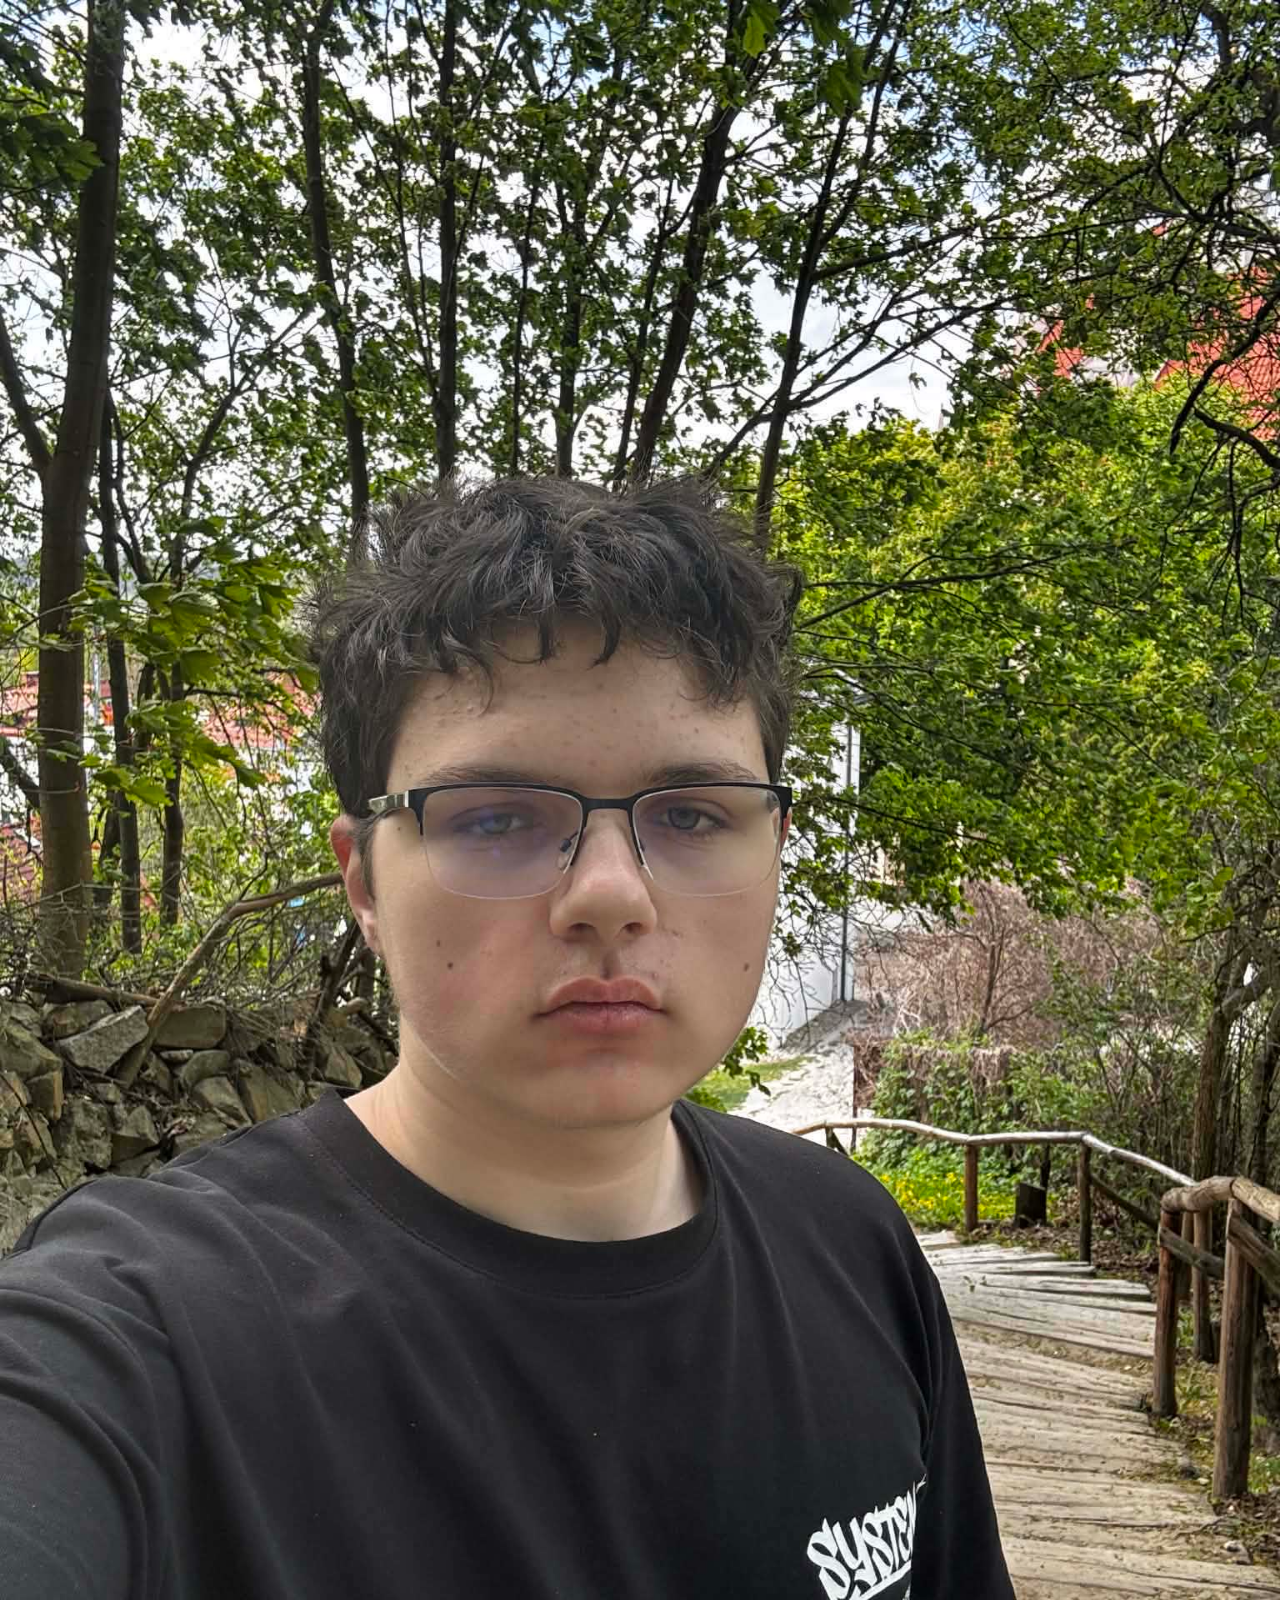
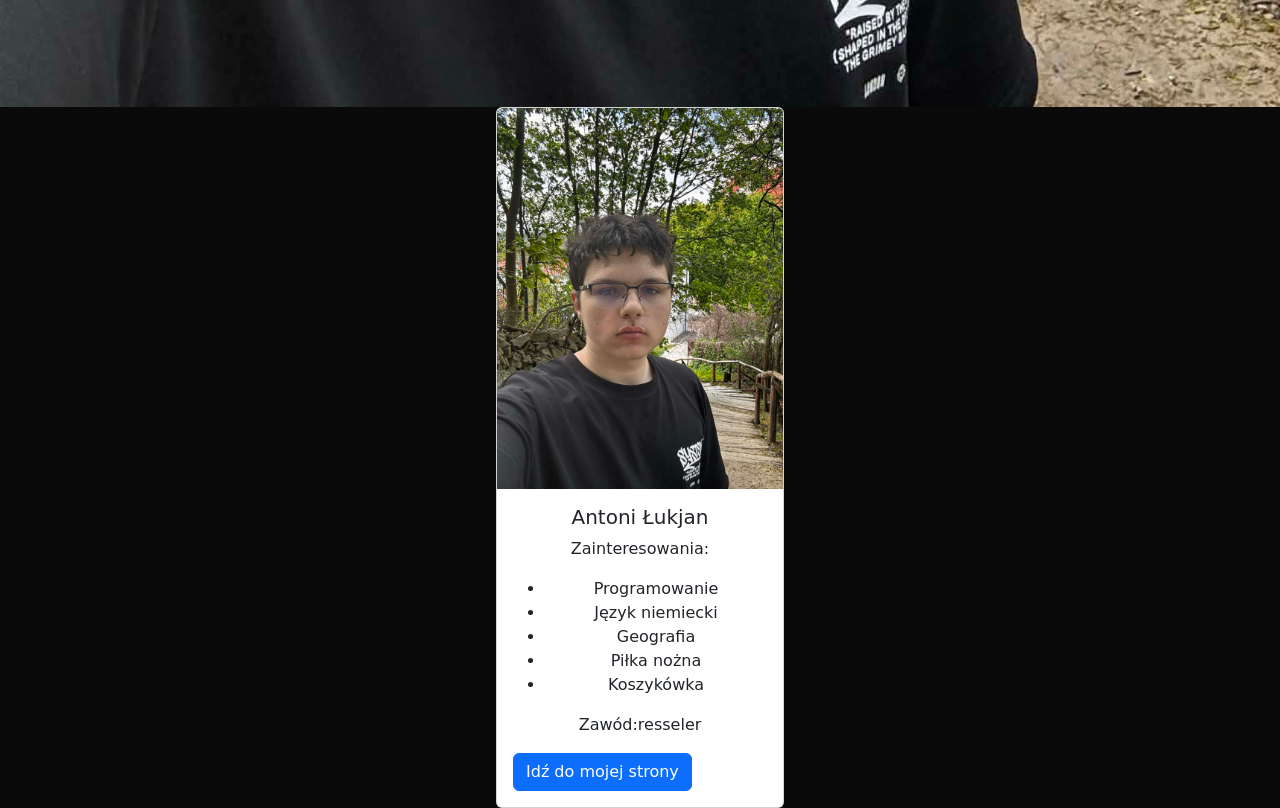
<file: index.html>
<!DOCTYPE html>
<!DOCTYPE html>
<html lang="en">
<head>
    <meta charset="UTF-8">
    <meta name="viewport" content="width=device-width, initial-scale=1.0">
    <title>Antoni Łukjan</title>
<link href="https://cdn.jsdelivr.net/npm/bootstrap@5.3.8/dist/css/bootstrap.min.css" rel="stylesheet" integrity="sha384-sRIl4kxILFvY47J16cr9ZwB07vP4J8+LH7qKQnuqkuIAvNWLzeN8tE5YBujZqJLB" crossorigin="anonymous">
<script src="https://cdn.jsdelivr.net/npm/bootstrap@5.3.8/dist/js/bootstrap.bundle.min.js" integrity="sha384-FKyoEForCGlyvwx9Hj09JcYn3nv7wiPVlz7YYwJrWVcXK/BmnVDxM+D2scQbITxI" crossorigin="anonymous"></script>
    <link rel="stylesheet" href="style.css">
</head>
<body>
    <div class="card2">
        <div class="card2">
  <img src="f3365add-f8f5-4e38-83cd-3642f812b215.jpg" class="card-img-top card2" alt="...">
  </div>      
  <div class="karta container-fluid">
        <div class="card d-flex">
          <img src="f3365add-f8f5-4e38-83cd-3642f812b215.jpg" class="card-img-top" alt="Antoni">
          <div class="card-body">
        <h5 class="card-title  text-center">Antoni Łukjan</h5>
        <p class="card-text text-center">Zainteresowania:
            <ul class="text-center">
                <li>Programowanie</li>
                    <li>Język niemiecki</li>
                    <li>Geografia</li>
                    <li>Piłka nożna</li>
                    <li>Koszykówka</li>
            </ul>
            <div class="text-center">Zawód:resseler</div>
        </p>
        <a href="https://antonilukjan2010-hub.github.io/strona-responsywna/" class="btn btn-primary button1">Idź do mojej strony</a>
        </div>
          </div>
        </div>
    </div>
</body>
</html>
</file>
<file: style.css>
body {
    background: #0a0a0a;
    width: 100%;
    height: 100%;
}
.card 
{
    display: flex;
    width: 18rem;
    background-size: cover;
    background-position: center;
}
.karta {
    position: relative;
    justify-content: center;
    align-items: center;
    display: flex;

}


@media(max-width:1200px){
.card{
    width: 100%;
    height: 100%;
}

.card2 {
    position: absolute;
    width: 100%;
    height: 100%;
    z-index:0;
}
}
</file>
